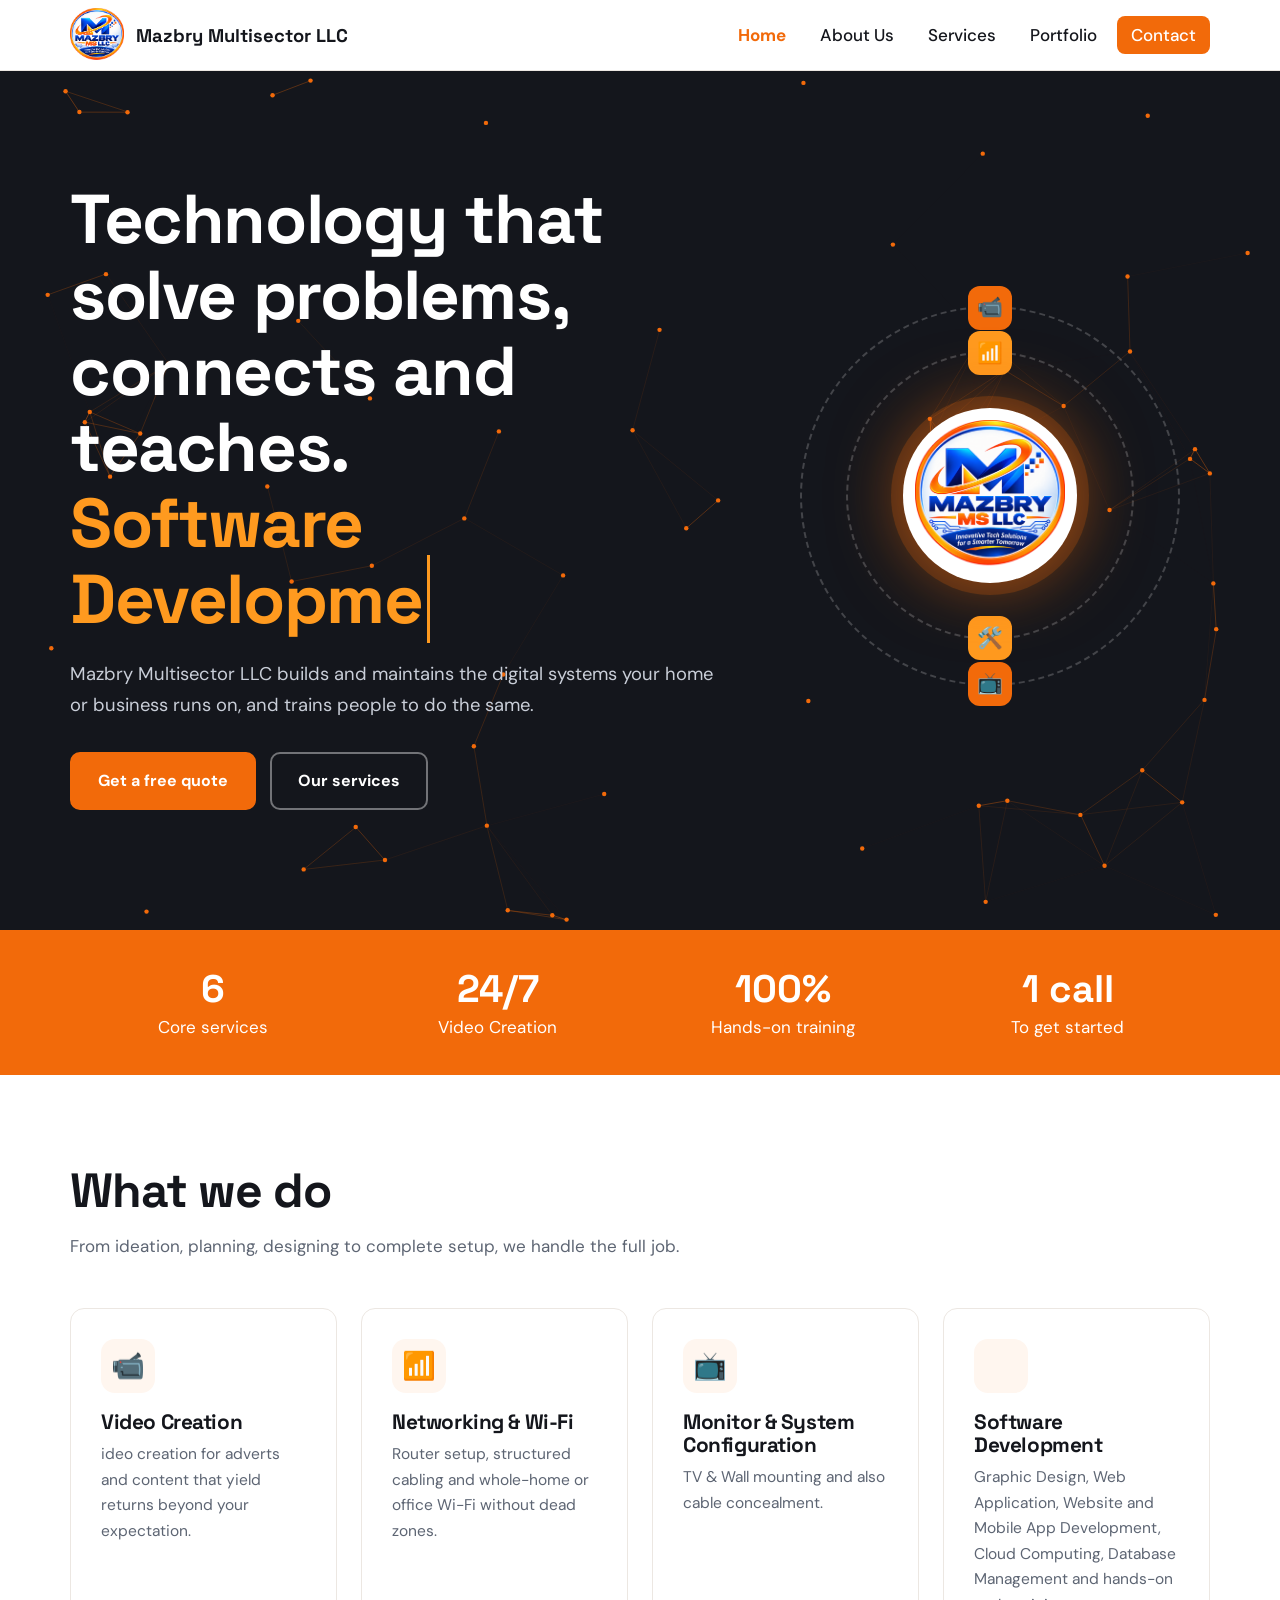
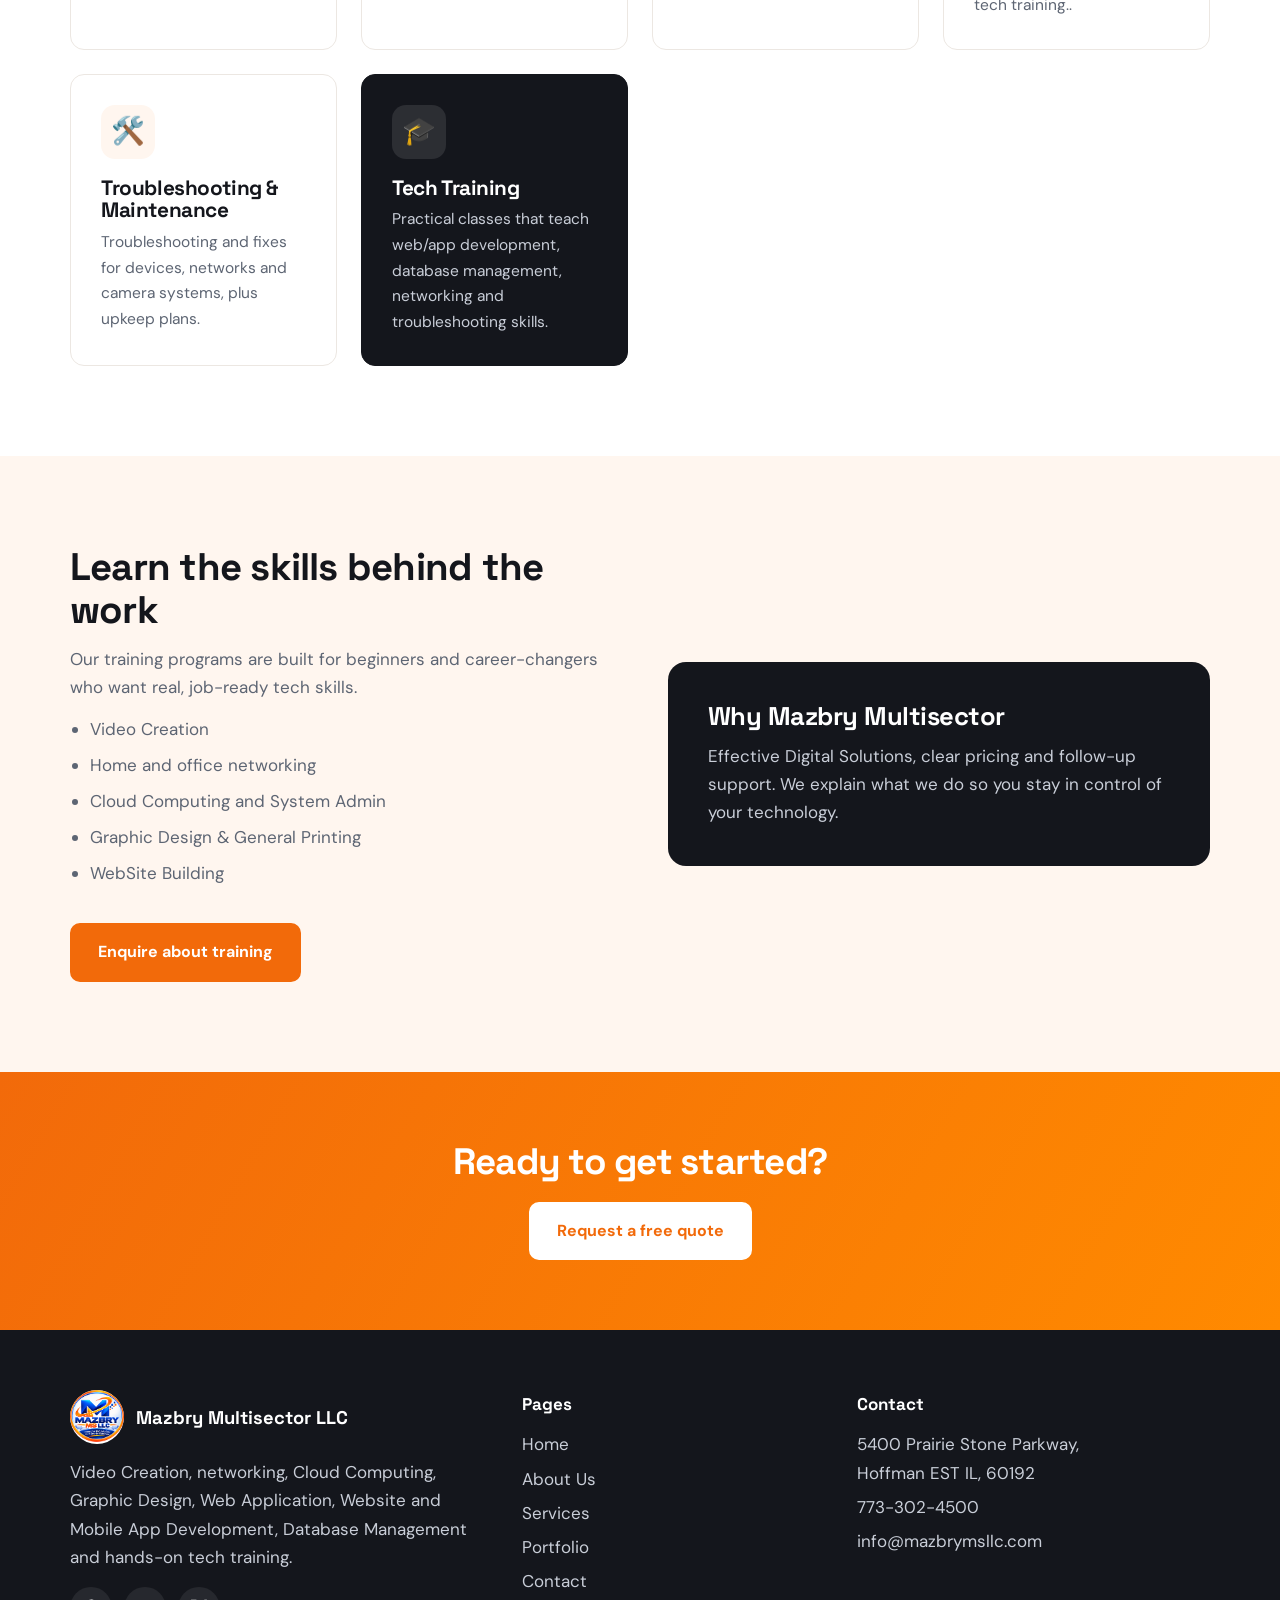
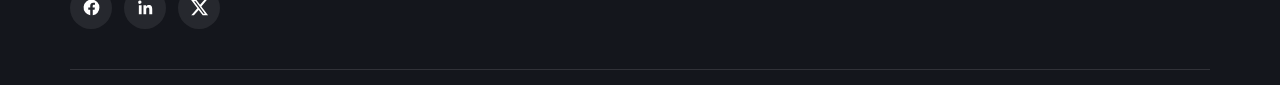
<file: index.html>
<!DOCTYPE html><html lang="en"><head><meta charset="utf-8"><meta name="viewport" content="width=device-width,initial-scale=1">
<title>Home | Mazbry Multisector LLC</title><meta name="description" content="Web/App Development, networking, Database Management and tech training."><link rel="icon" href="assets/logo.png">
<link rel="preconnect" href="https://fonts.googleapis.com"><link href="https://fonts.googleapis.com/css2?family=DM+Sans:wght@400;500;700&family=Space+Grotesk:wght@500;700&display=swap" rel="stylesheet">
<link rel="stylesheet" href="css/style.css"></head><body>
<header><div class="wrap nav"><a class="brand" href="index.html"><img src="assets/logo.png" alt="Mazbry MS LLC logo"><span>Mazbry Multisector LLC</span></a>
<nav aria-label="Main"><button class="burger" id="burger" aria-label="Toggle menu">&#9776;</button><ul id="menu"><li><a href="index.html" class="on">Home</a></li><li><a href="about.html" class="">About Us</a></li><li><a href="services.html" class="">Services</a></li><li><a href="portfolio.html" class="">Portfolio</a></li><li><a href="contact.html" class=" cta">Contact</a></li></ul></nav></div></header>
<section class="hero"><canvas id="net"></canvas><div class="wrap"><div><h1>Technology that solve problems, connects and teaches.<br><em id="type"></em></h1>
<p>Mazbry Multisector LLC builds and maintains the digital systems your home or business runs on, and trains people to do the same.</p>
<div class="btns"><a class="btn" href="contact.html">Get a free quote</a><a class="btn ghost" href="services.html">Our services</a></div></div>
<div class="orbit" aria-hidden="true"><div class="ring"><i>📹</i><i>📺</i></div><div class="ring r2"><i>📶</i><i>🛠️</i></div><div class="core"><img src="assets/logo.png" alt=""></div></div></div></section>
<div class="stats"><div class="wrap"><div><b data-n="6">0</b>Core services</div><div><b data-n="24" data-s="/7">0</b>Video Creation</div><div><b data-n="100" data-s="%">0</b>Hands-on training</div><div><b data-n="1" data-s=" call">0</b>To get started</div></div></div>
<section><div class="wrap"><div class="sec-h rv"><h2>What we do</h2><p>From ideation, planning, designing to complete setup, we handle the full job.</p></div><div class="grid"><div class="card rv"><div class="ic">📹</div><h3>Video Creation</h3><p>ideo creation for adverts and content that yield returns beyond your expectation.</p></div><div class="card rv"><div class="ic">📶</div><h3>Networking &amp; Wi-Fi</h3><p>Router setup, structured cabling and whole-home or office Wi-Fi without dead zones.</p></div><div class="card rv"><div class="ic">📺</div><h3>Monitor &amp; System Configuration</h3><p>TV & Wall mounting and also cable concealment.</p></div><div class="card rv"><div class="ic"> </div><h3>Software Development</h3><p>Graphic Design, Web Application, Website and Mobile App Development, Cloud Computing, Database Management and hands-on tech training..</p></div><div class="card rv"><div class="ic">🛠️</div><h3>Troubleshooting &amp; Maintenance</h3><p>Troubleshooting and fixes for devices, networks and camera systems, plus upkeep plans.</p></div><div class="card rv feat"><div class="ic">🎓</div><h3>Tech Training</h3><p>Practical classes that teach web/app development, database management, networking and troubleshooting skills.</p></div></div></div></section>
<section class="soft"><div class="wrap split"><div class="rv"><h2 style="font-size:2.4rem">Learn the skills behind the work</h2><p style="color:var(--mut);margin:14px 0">Our training programs are built for beginners and career-changers who want real, job-ready tech skills.</p><ul><li>Video Creation</li><li>Home and office networking</li><li>Cloud Computing and System Admin</li><li>Graphic Design & General Printing</li><li> WebSite Building</li></ul><br><a class="btn" href="contact.html">Enquire about training</a></div>
<div class="panel rv"><h3>Why Mazbry Multisector</h3><p>Effective Digital Solutions, clear pricing and follow-up support. We explain what we do so you stay in control of your technology.</p></div></div></section><div class="cta-band"><div class="wrap rv"><h2>Ready to get started?</h2><a class="btn" href="contact.html">Request a free quote</a></div></div>
<footer><div class="wrap fgrid"><div><a class="brand" href="index.html" style="color:#fff"><img src="assets/logo.png" alt="" style="background:#fff;border-radius:50%"><span>Mazbry Multisector LLC</span></a>
<p style="margin-top:14px;max-width:34ch">Video Creation, networking, Cloud Computing, Graphic Design, Web Application, Website and Mobile App Development, Database Management and hands-on tech training.</p><div class="social"><a href="https://www.facebook.com/" target="_blank" rel="noopener" aria-label="Facebook"><svg viewBox="0 0 24 24"><path d="M22 12a10 10 0 1 0-11.6 9.9v-7H7.9V12h2.5V9.8c0-2.5 1.5-3.9 3.8-3.9 1.1 0 2.2.2 2.2.2v2.5h-1.3c-1.2 0-1.6.8-1.6 1.6V12h2.8l-.4 2.9h-2.3v7A10 10 0 0 0 22 12z"/></svg></a><a href="https://www.linkedin.com/" target="_blank" rel="noopener" aria-label="LinkedIn"><svg viewBox="0 0 24 24"><path d="M20.4 20.5h-3.6v-5.6c0-1.3 0-3-1.8-3s-2.1 1.4-2.1 2.9v5.7H9.4V9h3.4v1.6c.5-.9 1.6-1.8 3.4-1.8 3.6 0 4.3 2.4 4.3 5.5v6.2zM5.3 7.4a2.1 2.1 0 1 1 0-4.1 2.1 2.1 0 0 1 0 4.1zM7.1 20.5H3.6V9h3.5v11.5z"/></svg></a><a href="https://x.com/" target="_blank" rel="noopener" aria-label="X (Twitter)"><svg viewBox="0 0 24 24"><path d="M18.2 2.3h3.3l-7.2 8.3 8.5 11.2h-6.7l-5.2-6.8-6 6.8H1.6l7.7-8.8L1.2 2.3H8l4.7 6.2 5.5-6.2zm-1.2 17.5h1.8L7 4.2H5.1L17 19.8z"/></svg></a></div></div>
<div><h4>Pages</h4><ul><li><a href="index.html">Home</a></li><li><a href="about.html">About Us</a></li><li><a href="services.html">Services</a></li><li><a href="portfolio.html">Portfolio</a></li><li><a href="contact.html">Contact</a></li></ul></div>
<div><h4>Contact</h4><ul><li>5400 Prairie Stone Parkway,<br> Hoffman EST IL, 60192</li><li><a href="tel:6306340808">773-302-4500</a></li><li><a href="mailto:info@mazbrymsllc.com">info@mazbrymsllc.com</a></li></ul></div></div>
<div class="wrap copy">&copy; 2023 Mazbry Multisector LLC. All rights reserved.<br> <p>Developed by: Parah-Vine GlobalTech.<p></div></footer><script src="js/main.js"></script></body></html>
</file>
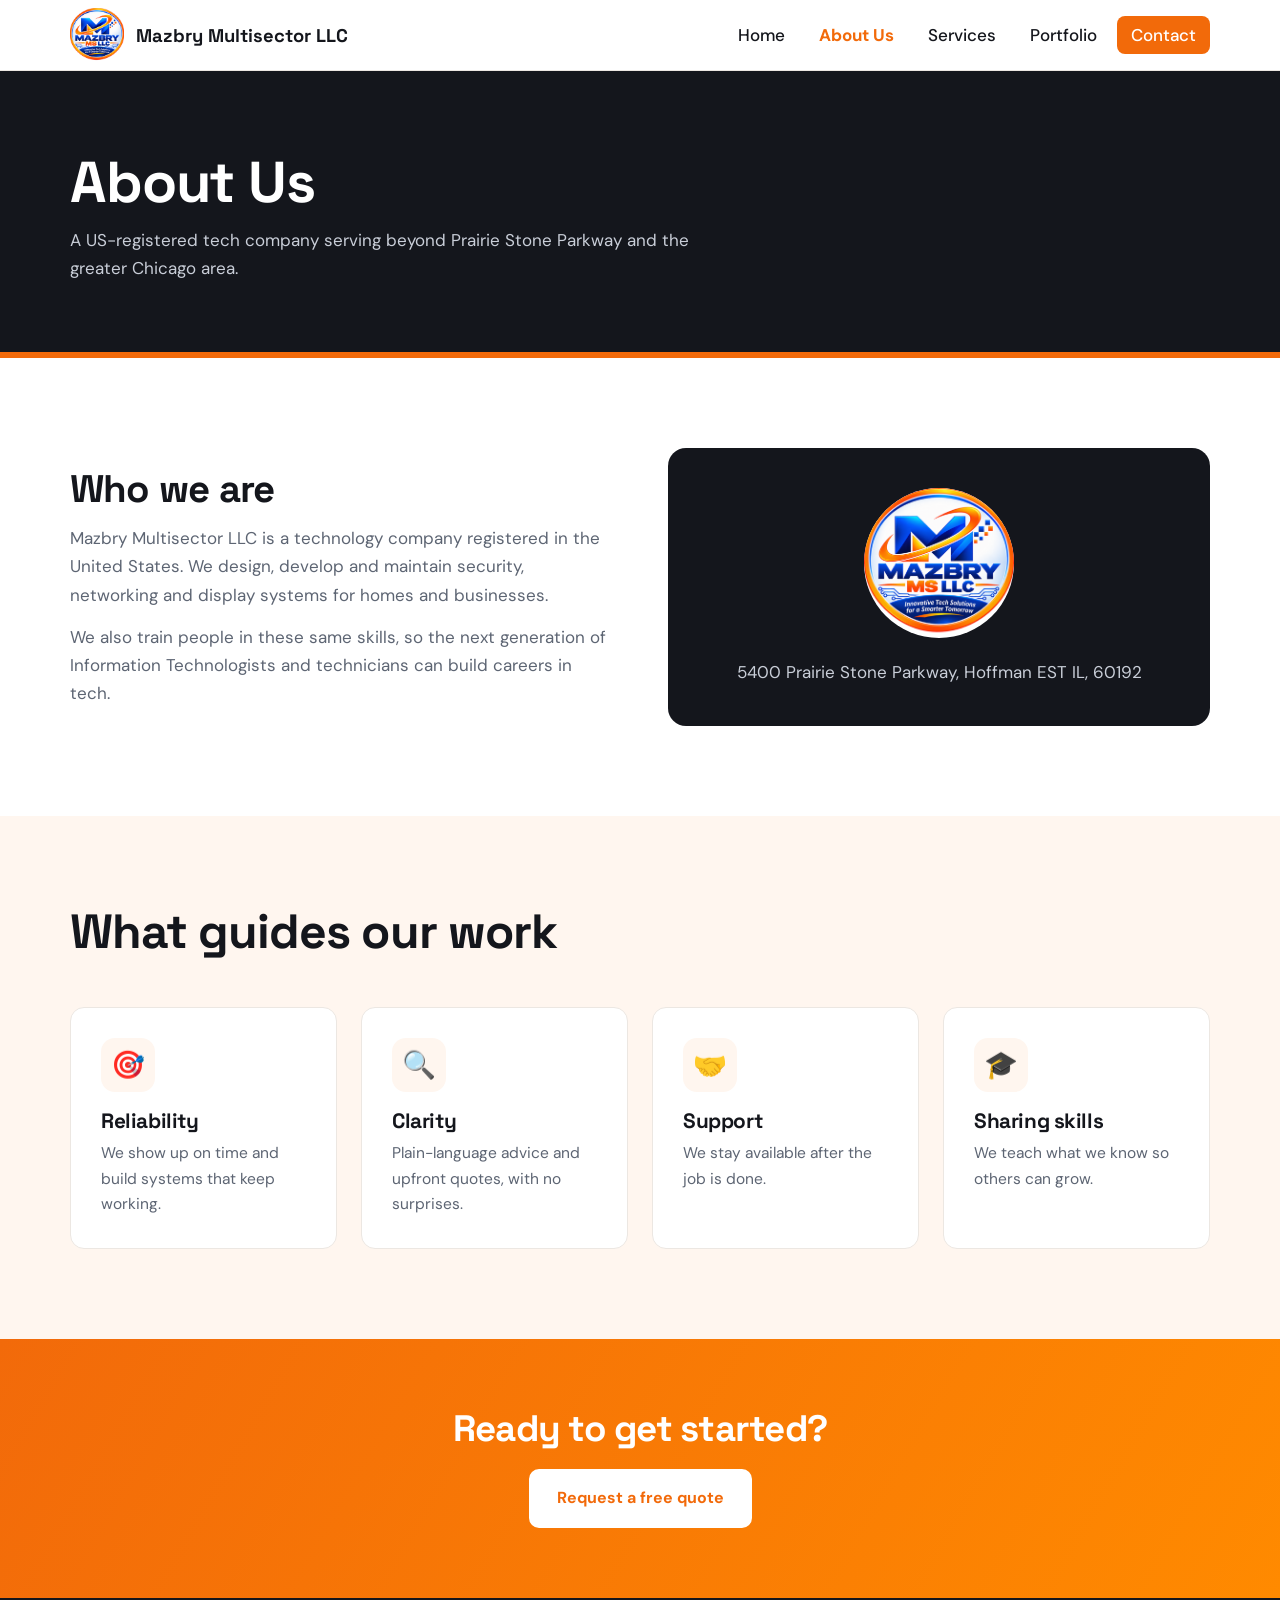
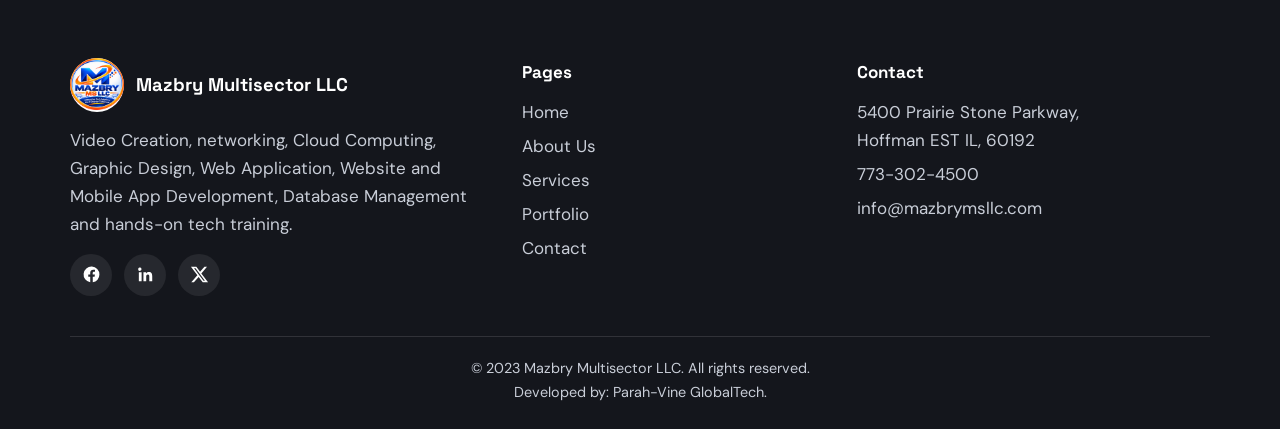
<file: about.html>
<!DOCTYPE html><html lang="en"><head><meta charset="utf-8"><meta name="viewport" content="width=device-width,initial-scale=1">
<title>About Us | Mazbry Multisector LLC</title><meta name="description" content="About Mazbry MS LLC"><link rel="icon" href="assets/logo.png">
<link rel="preconnect" href="https://fonts.googleapis.com"><link href="https://fonts.googleapis.com/css2?family=DM+Sans:wght@400;500;700&family=Space+Grotesk:wght@500;700&display=swap" rel="stylesheet">
<link rel="stylesheet" href="css/style.css"></head><body>
<header><div class="wrap nav"><a class="brand" href="index.html"><img src="assets/logo.png" alt="Mazbry Multisector LLC logo"><span>Mazbry Multisector LLC</span></a>
<nav aria-label="Main"><button class="burger" id="burger" aria-label="Toggle menu">&#9776;</button><ul id="menu"><li><a href="index.html" class="">Home</a></li><li><a href="about.html" class="on">About Us</a></li><li><a href="services.html" class="">Services</a></li><li><a href="portfolio.html" class="">Portfolio</a></li><li><a href="contact.html" class=" cta">Contact</a></li></ul></nav></div></header>
<div class="page-h"><div class="wrap"><h1>About Us</h1><p>A US-registered tech company serving beyond Prairie Stone Parkway and the greater Chicago area.</p></div></div><section><div class="wrap split"><div class="rv"><h2 style="font-size:2.4rem">Who we are</h2><p style="color:var(--mut);margin:14px 0">Mazbry Multisector LLC is a technology company registered in the United States. We design, develop and maintain security, networking and display systems for homes and businesses.</p><p style="color:var(--mut)">We also train people in these same skills, so the next generation of Information Technologists and technicians can build careers in tech.</p></div><div class="panel rv"><img src="assets/logo.png" alt="Logo" style="background:#fff;border-radius:50%;width:150px;display:block;margin:0 auto 20px"><p style="text-align:center">5400 Prairie Stone Parkway, Hoffman EST IL, 60192</p></div></div></section>
<section class="soft"><div class="wrap"><div class="sec-h rv"><h2>What guides our work</h2></div><div class="grid"><div class="card rv"><div class="ic">🎯</div><h3>Reliability</h3><p>We show up on time and build systems that keep working.</p></div><div class="card rv"><div class="ic">🔍</div><h3>Clarity</h3><p>Plain-language advice and upfront quotes, with no surprises.</p></div><div class="card rv"><div class="ic">🤝</div><h3>Support</h3><p>We stay available after the job is done.</p></div><div class="card rv"><div class="ic">🎓</div><h3>Sharing skills</h3><p>We teach what we know so others can grow.</p></div></div></div></section><div class="cta-band"><div class="wrap rv"><h2>Ready to get started?</h2><a class="btn" href="contact.html">Request a free quote</a></div></div>
<footer><div class="wrap fgrid"><div><a class="brand" href="index.html" style="color:#fff"><img src="assets/logo.png" alt="" style="background:#fff;border-radius:50%"><span>Mazbry Multisector LLC</span></a>
<p style="margin-top:14px;max-width:34ch"> Video Creation, networking, Cloud Computing, Graphic Design, Web Application, Website and Mobile App Development, Database Management and hands-on tech training.</p><div class="social"><a href="https://www.facebook.com/" target="_blank" rel="noopener" aria-label="Facebook"><svg viewBox="0 0 24 24"><path d="M22 12a10 10 0 1 0-11.6 9.9v-7H7.9V12h2.5V9.8c0-2.5 1.5-3.9 3.8-3.9 1.1 0 2.2.2 2.2.2v2.5h-1.3c-1.2 0-1.6.8-1.6 1.6V12h2.8l-.4 2.9h-2.3v7A10 10 0 0 0 22 12z"/></svg></a><a href="https://www.linkedin.com/" target="_blank" rel="noopener" aria-label="LinkedIn"><svg viewBox="0 0 24 24"><path d="M20.4 20.5h-3.6v-5.6c0-1.3 0-3-1.8-3s-2.1 1.4-2.1 2.9v5.7H9.4V9h3.4v1.6c.5-.9 1.6-1.8 3.4-1.8 3.6 0 4.3 2.4 4.3 5.5v6.2zM5.3 7.4a2.1 2.1 0 1 1 0-4.1 2.1 2.1 0 0 1 0 4.1zM7.1 20.5H3.6V9h3.5v11.5z"/></svg></a><a href="https://x.com/" target="_blank" rel="noopener" aria-label="X (Twitter)"><svg viewBox="0 0 24 24"><path d="M18.2 2.3h3.3l-7.2 8.3 8.5 11.2h-6.7l-5.2-6.8-6 6.8H1.6l7.7-8.8L1.2 2.3H8l4.7 6.2 5.5-6.2zm-1.2 17.5h1.8L7 4.2H5.1L17 19.8z"/></svg></a></div></div>
<div><h4>Pages</h4><ul><li><a href="index.html">Home</a></li><li><a href="about.html">About Us</a></li><li><a href="services.html">Services</a></li><li><a href="portfolio.html">Portfolio</a></li><li><a href="contact.html">Contact</a></li></ul></div>
<div><h4>Contact</h4><ul><li>5400 Prairie Stone Parkway,<br> Hoffman EST IL, 60192</li><li><a href="tel:6306340808">773-302-4500</a></li><li><a href="mailto:info@mazbrymsllc.com">info@mazbrymsllc.com</a></li></ul></div></div>
<div class="wrap copy">&copy; 2023 Mazbry Multisector LLC. All rights reserved.<br> <p>Developed by: Parah-Vine GlobalTech.<p></div></footer><script src="js/main.js"></script></body></html>
</file>
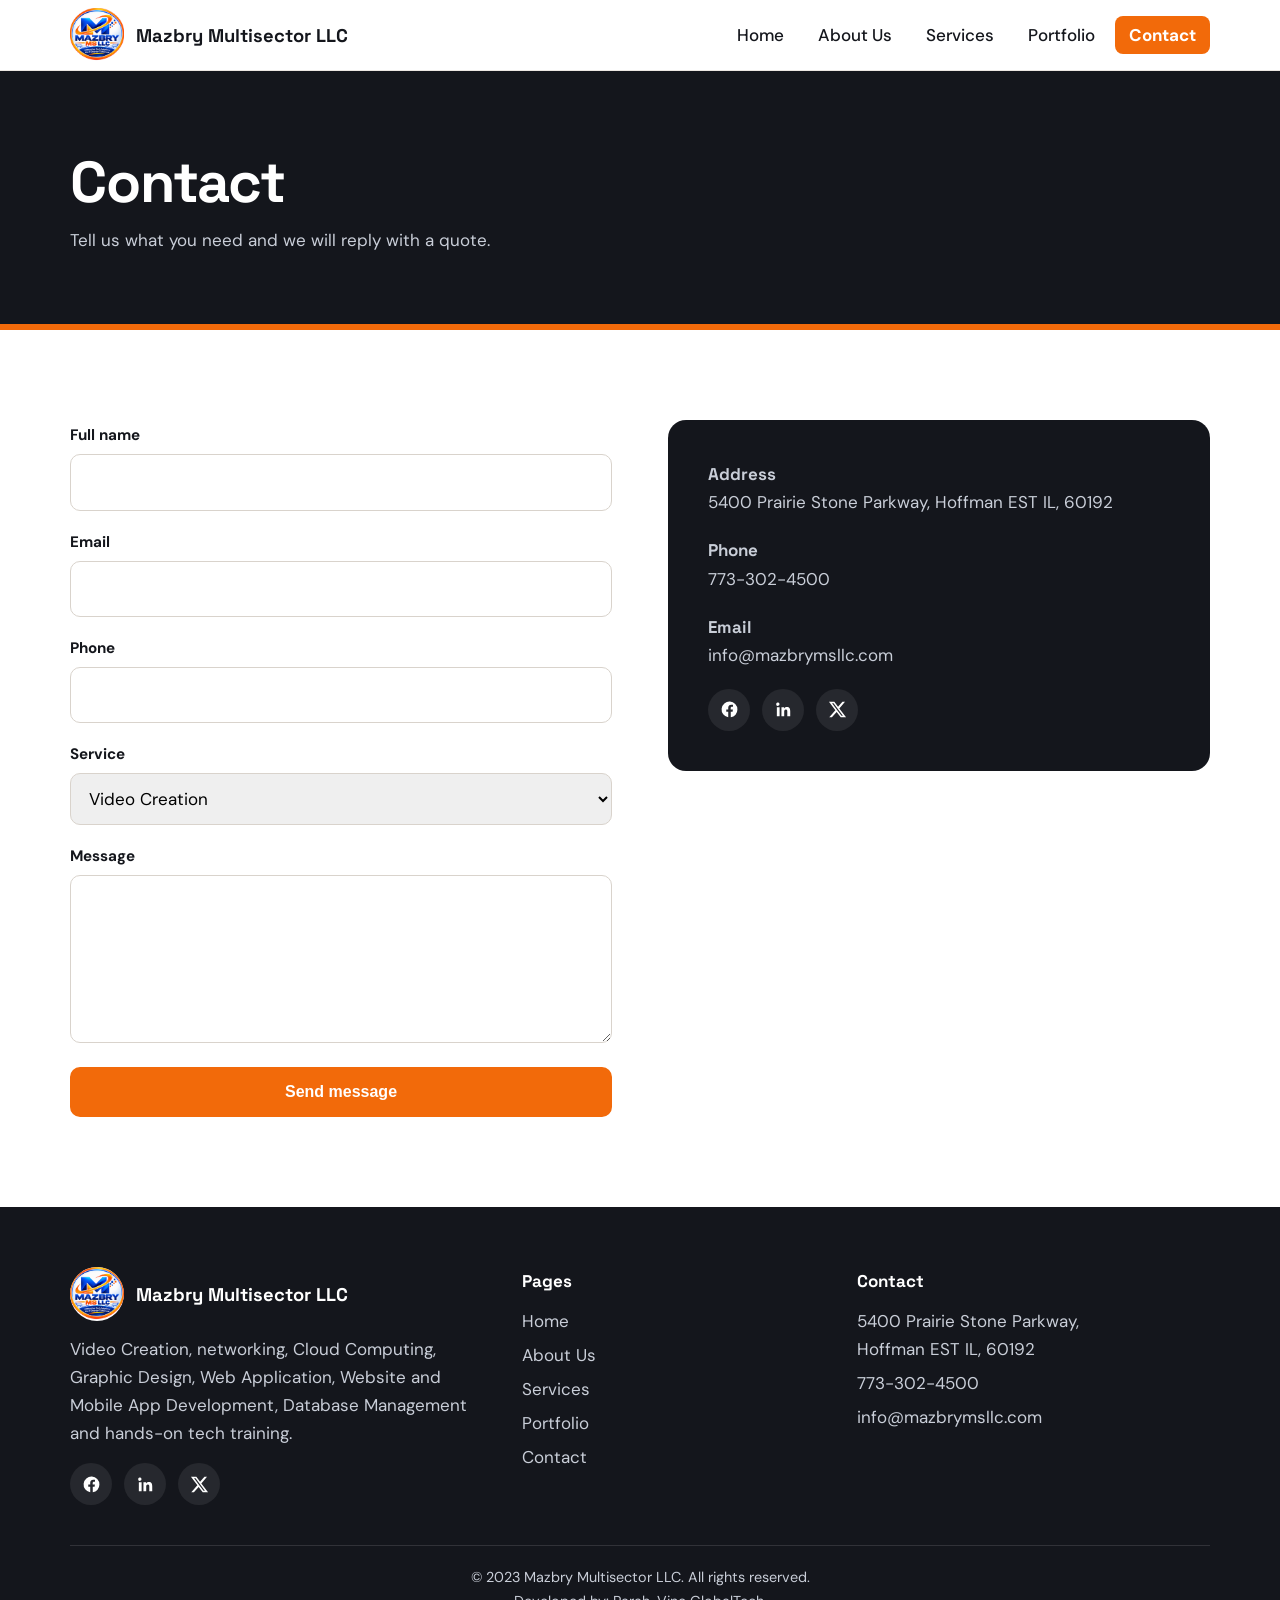
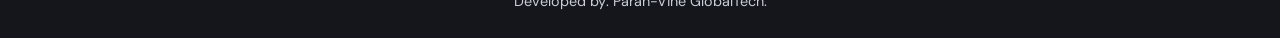
<file: contact.html>
<!DOCTYPE html><html lang="en"><head><meta charset="utf-8"><meta name="viewport" content="width=device-width,initial-scale=1">
<title>Contact | Mazbry Multisector LLC</title><meta name="description" content="Contact Mazbry Multisector LLC"><link rel="icon" href="assets/logo.png">
<link rel="preconnect" href="https://fonts.googleapis.com"><link href="https://fonts.googleapis.com/css2?family=DM+Sans:wght@400;500;700&family=Space+Grotesk:wght@500;700&display=swap" rel="stylesheet">
<link rel="stylesheet" href="css/style.css"></head><body>
<header><div class="wrap nav"><a class="brand" href="index.html"><img src="assets/logo.png" alt="Mazbry Multisector LLC logo"><span>Mazbry Multisector LLC</span></a>
<nav aria-label="Main"><button class="burger" id="burger" aria-label="Toggle menu">&#9776;</button><ul id="menu"><li><a href="index.html" class="">Home</a></li><li><a href="about.html" class="">About Us</a></li><li><a href="services.html" class="">Services</a></li><li><a href="portfolio.html" class="">Portfolio</a></li><li><a href="contact.html" class="on cta">Contact</a></li></ul></nav></div></header>
<div class="page-h"><div class="wrap"><h1>Contact</h1><p>Tell us what you need and we will reply with a quote.</p></div></div><section><div class="wrap split" style="align-items:start"><form id="cform"><div><label for="n">Full name</label><input id="n" name="name" required></div><div><label for="e">Email</label><input id="e" name="email" type="email" required></div><div><label for="p">Phone</label><input id="p" name="phone" type="tel"></div>
<div><label for="s">Service</label><select id="s" name="service"><option>Video Creation</option><option>Networking &amp; Wi-Fi</option><option>Computer Monitor / TV &amp; display mounting</option><option>Web Application Development</option><option>Graphic Design and Printing</option><option>Website and Mobile App Development</option><option>Tech training</option><option>IT Consultation</option></select></div>
<div><label for="m">Message</label><textarea id="m" name="msg" rows="5" required></textarea></div><button class="btn" type="submit">Send message</button><div class="toast" id="ok">Your email app should open with the message ready to send.</div></form>
<div class="info"><div class="panel"><p><b>Address</b>5400 Prairie Stone Parkway, Hoffman EST IL, 60192</p><p><b>Phone</b><a href="tel:7733024500">773-302-4500</a></p><p><b>Email</b><a href="mailto:info@mazbrymsllc.com">info@mazbrymsllc.com</a></p><div class="social"><a href="https://www.facebook.com/" target="_blank" rel="noopener" aria-label="Facebook"><svg viewBox="0 0 24 24"><path d="M22 12a10 10 0 1 0-11.6 9.9v-7H7.9V12h2.5V9.8c0-2.5 1.5-3.9 3.8-3.9 1.1 0 2.2.2 2.2.2v2.5h-1.3c-1.2 0-1.6.8-1.6 1.6V12h2.8l-.4 2.9h-2.3v7A10 10 0 0 0 22 12z"/></svg></a><a href="https://www.linkedin.com/" target="_blank" rel="noopener" aria-label="LinkedIn"><svg viewBox="0 0 24 24"><path d="M20.4 20.5h-3.6v-5.6c0-1.3 0-3-1.8-3s-2.1 1.4-2.1 2.9v5.7H9.4V9h3.4v1.6c.5-.9 1.6-1.8 3.4-1.8 3.6 0 4.3 2.4 4.3 5.5v6.2zM5.3 7.4a2.1 2.1 0 1 1 0-4.1 2.1 2.1 0 0 1 0 4.1zM7.1 20.5H3.6V9h3.5v11.5z"/></svg></a><a href="https://x.com/" target="_blank" rel="noopener" aria-label="X (Twitter)"><svg viewBox="0 0 24 24"><path d="M18.2 2.3h3.3l-7.2 8.3 8.5 11.2h-6.7l-5.2-6.8-6 6.8H1.6l7.7-8.8L1.2 2.3H8l4.7 6.2 5.5-6.2zm-1.2 17.5h1.8L7 4.2H5.1L17 19.8z"/></svg></a></div></div>
<iframe title="Map" style="width:100%;height:240px;border:0;border-radius:14px;margin-top:20px" loading="lazy" src="https://www.google.com/maps?q=7482+Filmore+Ave,+Hanover+Park,+IL+60133&output=embed"></iframe></div></div></section>
<footer><div class="wrap fgrid"><div><a class="brand" href="index.html" style="color:#fff"><img src="assets/logo.png" alt="" style="background:#fff;border-radius:50%"><span>Mazbry Multisector LLC</span></a>
<p style="margin-top:14px;max-width:34ch">Video Creation, networking, Cloud Computing, Graphic Design, Web Application, Website and Mobile App Development, Database Management and hands-on tech training.</p><div class="social"><a href="https://www.facebook.com/" target="_blank" rel="noopener" aria-label="Facebook"><svg viewBox="0 0 24 24"><path d="M22 12a10 10 0 1 0-11.6 9.9v-7H7.9V12h2.5V9.8c0-2.5 1.5-3.9 3.8-3.9 1.1 0 2.2.2 2.2.2v2.5h-1.3c-1.2 0-1.6.8-1.6 1.6V12h2.8l-.4 2.9h-2.3v7A10 10 0 0 0 22 12z"/></svg></a><a href="https://www.linkedin.com/" target="_blank" rel="noopener" aria-label="LinkedIn"><svg viewBox="0 0 24 24"><path d="M20.4 20.5h-3.6v-5.6c0-1.3 0-3-1.8-3s-2.1 1.4-2.1 2.9v5.7H9.4V9h3.4v1.6c.5-.9 1.6-1.8 3.4-1.8 3.6 0 4.3 2.4 4.3 5.5v6.2zM5.3 7.4a2.1 2.1 0 1 1 0-4.1 2.1 2.1 0 0 1 0 4.1zM7.1 20.5H3.6V9h3.5v11.5z"/></svg></a><a href="https://x.com/" target="_blank" rel="noopener" aria-label="X (Twitter)"><svg viewBox="0 0 24 24"><path d="M18.2 2.3h3.3l-7.2 8.3 8.5 11.2h-6.7l-5.2-6.8-6 6.8H1.6l7.7-8.8L1.2 2.3H8l4.7 6.2 5.5-6.2zm-1.2 17.5h1.8L7 4.2H5.1L17 19.8z"/></svg></a></div></div>
<div><h4>Pages</h4><ul><li><a href="index.html">Home</a></li><li><a href="about.html">About Us</a></li><li><a href="services.html">Services</a></li><li><a href="portfolio.html">Portfolio</a></li><li><a href="contact.html">Contact</a></li></ul></div>
<div><h4>Contact</h4><ul><li>5400 Prairie Stone Parkway,<br> Hoffman EST IL, 60192</li><li><a href="tel:6306340808">773-302-4500</a></li><li><a href="mailto:info@mazbrymsllc.com">info@mazbrymsllc.com</a></li></ul></div></div>
<div class="wrap copy">&copy; 2023 Mazbry Multisector LLC. All rights reserved.<br> <p>Developed by: Parah-Vine GlobalTech.<p></div></footer><script src="js/main.js"></script></body></html>
</file>
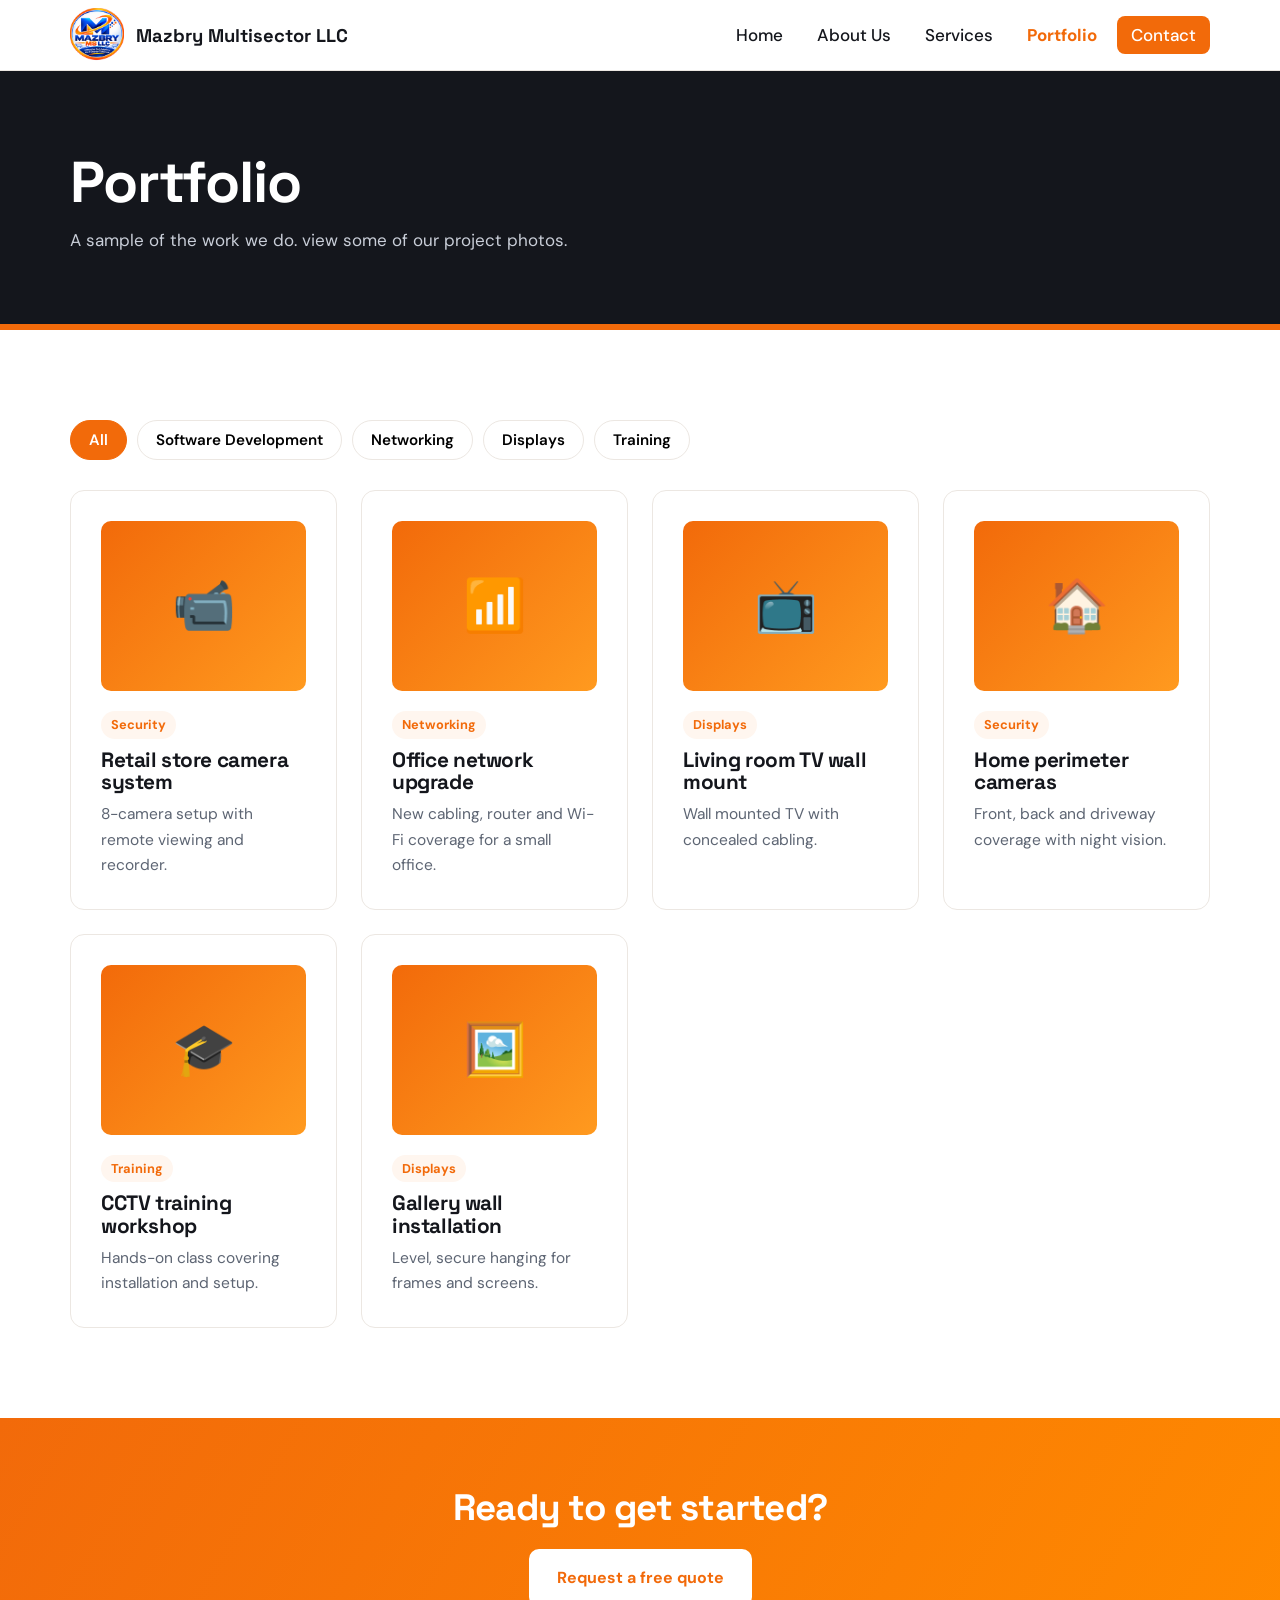
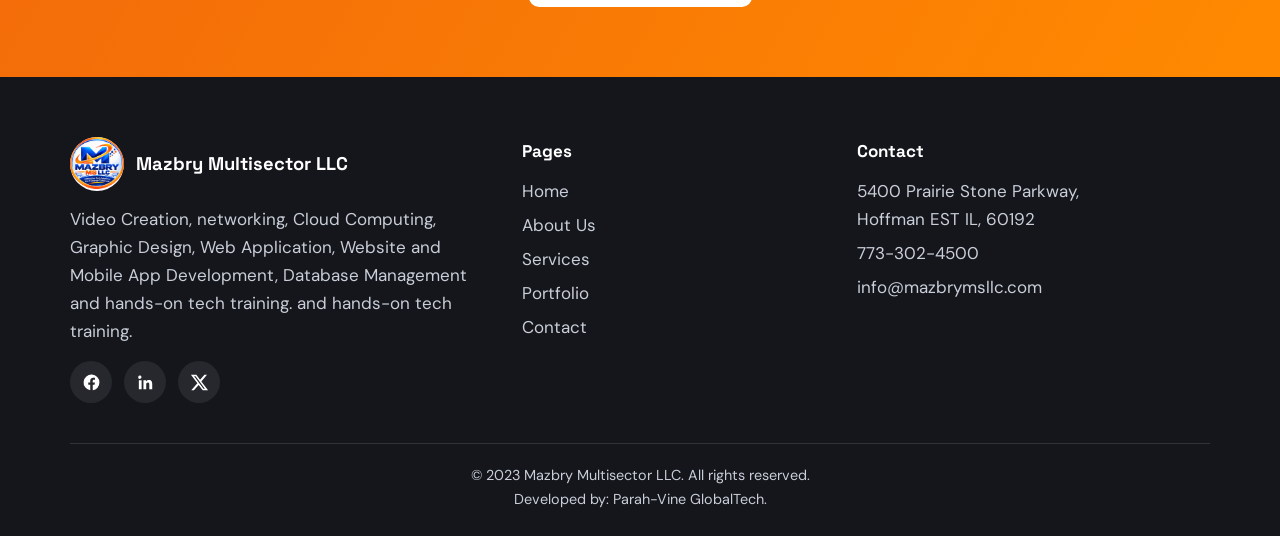
<file: portfolio.html>
<!DOCTYPE html><html lang="en"><head><meta charset="utf-8"><meta name="viewport" content="width=device-width,initial-scale=1">
<title>Portfolio | Mazbry Multisector LLC</title><meta name="description" content="Our work"><link rel="icon" href="assets/logo.png">
<link rel="preconnect" href="https://fonts.googleapis.com"><link href="https://fonts.googleapis.com/css2?family=DM+Sans:wght@400;500;700&family=Space+Grotesk:wght@500;700&display=swap" rel="stylesheet">
<link rel="stylesheet" href="css/style.css"></head><body>
<header><div class="wrap nav"><a class="brand" href="index.html"><img src="assets/logo.png" alt="Mazbry Multisector LLC logo"><span>Mazbry Multisector LLC</span></a>
<nav aria-label="Main"><button class="burger" id="burger" aria-label="Toggle menu">&#9776;</button><ul id="menu"><li><a href="index.html" class="">Home</a></li><li><a href="about.html" class="">About Us</a></li><li><a href="services.html" class="">Services</a></li><li><a href="portfolio.html" class="on">Portfolio</a></li><li><a href="contact.html" class=" cta">Contact</a></li></ul></nav></div></header>
<div class="page-h"><div class="wrap"><h1>Portfolio</h1><p>A sample of the work we do. view some of our project photos.</p></div></div><section><div class="wrap"><div class="filters"><button class="on" data-f="all">All</button><button class="" data-f="security">Software Development</button><button class="" data-f="network">Networking</button><button class="" data-f="display">Displays</button><button class="" data-f="training">Training</button></div><div class="grid"><div class="card" data-cat="security"><div class="thumb">📹</div><span class="tag">Security</span><h3>Retail store camera system</h3><p>8-camera setup with remote viewing and recorder.</p></div><div class="card" data-cat="network"><div class="thumb">📶</div><span class="tag">Networking</span><h3>Office network upgrade</h3><p>New cabling, router and Wi-Fi coverage for a small office.</p></div><div class="card" data-cat="display"><div class="thumb">📺</div><span class="tag">Displays</span><h3>Living room TV wall mount</h3><p>Wall mounted TV with concealed cabling.</p></div><div class="card" data-cat="security"><div class="thumb">🏠</div><span class="tag">Security</span><h3>Home perimeter cameras</h3><p>Front, back and driveway coverage with night vision.</p></div><div class="card" data-cat="training"><div class="thumb">🎓</div><span class="tag">Training</span><h3>CCTV training workshop</h3><p>Hands-on class covering installation and setup.</p></div><div class="card" data-cat="display"><div class="thumb">🖼️</div><span class="tag">Displays</span><h3>Gallery wall installation</h3><p>Level, secure hanging for frames and screens.</p></div></div></div></section><div class="cta-band"><div class="wrap rv"><h2>Ready to get started?</h2><a class="btn" href="contact.html">Request a free quote</a></div></div>
<footer><div class="wrap fgrid"><div><a class="brand" href="index.html" style="color:#fff"><img src="assets/logo.png" alt="" style="background:#fff;border-radius:50%"><span>Mazbry Multisector LLC</span></a>
<p style="margin-top:14px;max-width:34ch">Video Creation, networking, Cloud Computing, Graphic Design, Web Application, Website and Mobile App Development, Database Management and hands-on tech training. and hands-on tech training.</p><div class="social"><a href="https://www.facebook.com/" target="_blank" rel="noopener" aria-label="Facebook"><svg viewBox="0 0 24 24"><path d="M22 12a10 10 0 1 0-11.6 9.9v-7H7.9V12h2.5V9.8c0-2.5 1.5-3.9 3.8-3.9 1.1 0 2.2.2 2.2.2v2.5h-1.3c-1.2 0-1.6.8-1.6 1.6V12h2.8l-.4 2.9h-2.3v7A10 10 0 0 0 22 12z"/></svg></a><a href="https://www.linkedin.com/" target="_blank" rel="noopener" aria-label="LinkedIn"><svg viewBox="0 0 24 24"><path d="M20.4 20.5h-3.6v-5.6c0-1.3 0-3-1.8-3s-2.1 1.4-2.1 2.9v5.7H9.4V9h3.4v1.6c.5-.9 1.6-1.8 3.4-1.8 3.6 0 4.3 2.4 4.3 5.5v6.2zM5.3 7.4a2.1 2.1 0 1 1 0-4.1 2.1 2.1 0 0 1 0 4.1zM7.1 20.5H3.6V9h3.5v11.5z"/></svg></a><a href="https://x.com/" target="_blank" rel="noopener" aria-label="X (Twitter)"><svg viewBox="0 0 24 24"><path d="M18.2 2.3h3.3l-7.2 8.3 8.5 11.2h-6.7l-5.2-6.8-6 6.8H1.6l7.7-8.8L1.2 2.3H8l4.7 6.2 5.5-6.2zm-1.2 17.5h1.8L7 4.2H5.1L17 19.8z"/></svg></a></div></div>
<div><h4>Pages</h4><ul><li><a href="index.html">Home</a></li><li><a href="about.html">About Us</a></li><li><a href="services.html">Services</a></li><li><a href="portfolio.html">Portfolio</a></li><li><a href="contact.html">Contact</a></li></ul></div>
<div><h4>Contact</h4><ul><li>5400 Prairie Stone Parkway,<br> Hoffman EST IL, 60192</li><li><a href="tel:6306340808">773-302-4500</a></li><li><a href="mailto:info@mazbrymsllc.com">info@mazbrymsllc.com</a></li></ul></div></div>
<div class="wrap copy">&copy; 2023 Mazbry Multisector LLC. All rights reserved.<br> <p>Developed by: Parah-Vine GlobalTech.<p></div></footer><script src="js/main.js"></script></body></html>
</file>
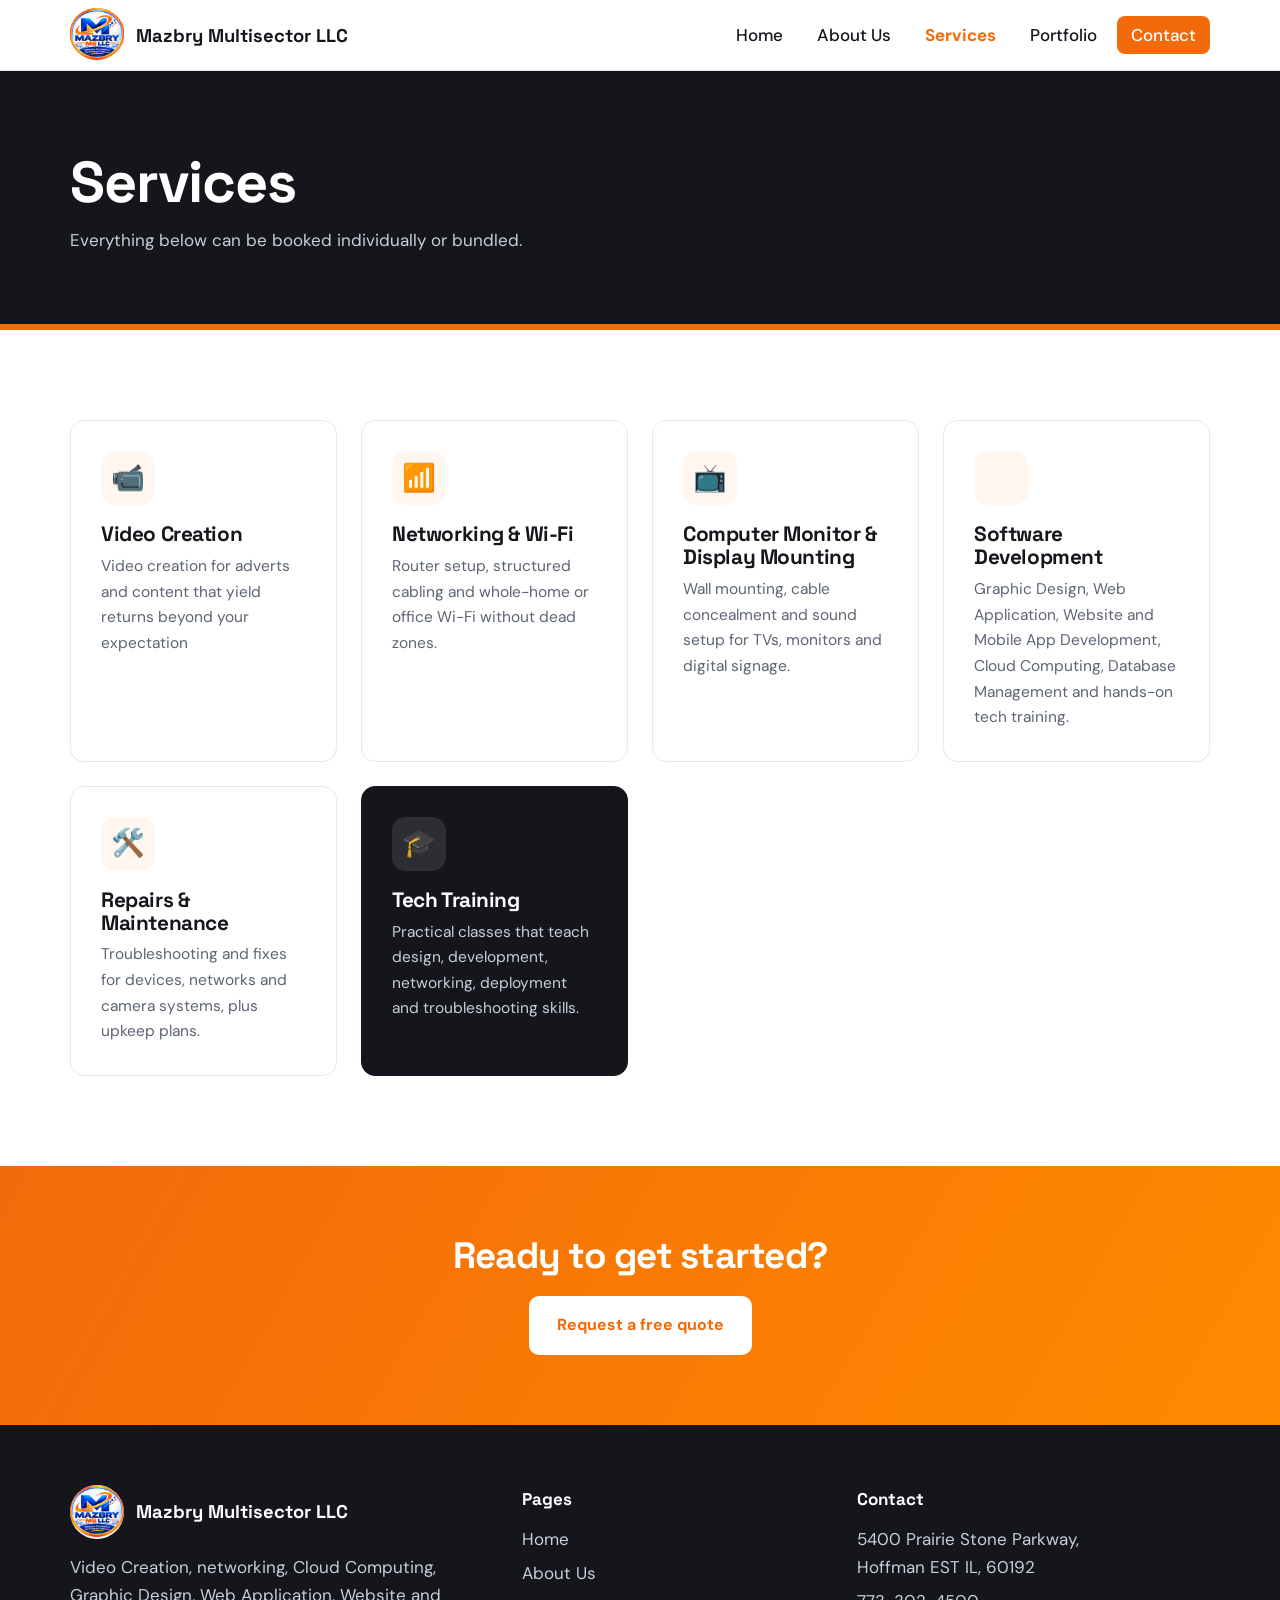
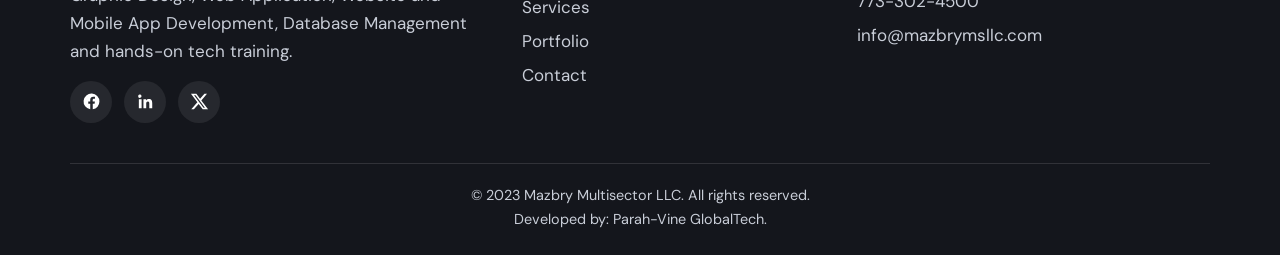
<file: services.html>
<!DOCTYPE html><html lang="en"><head><meta charset="utf-8"><meta name="viewport" content="width=device-width,initial-scale=1">
<title>Services | Mazbry Multisector LLC</title><meta name="description" content="Our services"><link rel="icon" href="assets/logo.png">
<link rel="preconnect" href="https://fonts.googleapis.com"><link href="https://fonts.googleapis.com/css2?family=DM+Sans:wght@400;500;700&family=Space+Grotesk:wght@500;700&display=swap" rel="stylesheet">
<link rel="stylesheet" href="css/style.css"></head><body>
<header><div class="wrap nav"><a class="brand" href="index.html"><img src="assets/logo.png" alt="Mazbry Multisector LLC logo"><span>Mazbry Multisector LLC</span></a>
<nav aria-label="Main"><button class="burger" id="burger" aria-label="Toggle menu">&#9776;</button><ul id="menu"><li><a href="index.html" class="">Home</a></li><li><a href="about.html" class="">About Us</a></li><li><a href="services.html" class="on">Services</a></li><li><a href="portfolio.html" class="">Portfolio</a></li><li><a href="contact.html" class=" cta">Contact</a></li></ul></nav></div></header>
<div class="page-h"><div class="wrap"><h1>Services</h1><p>Everything below can be booked individually or bundled.</p></div></div><section><div class="wrap"><div class="grid"><div class="card rv"><div class="ic">📹</div><h3>Video Creation</h3><p>Video creation for adverts and content that yield returns beyond your expectation</p></div><div class="card rv"><div class="ic">📶</div><h3>Networking &amp; Wi-Fi</h3><p>Router setup, structured cabling and whole-home or office Wi-Fi without dead zones.</p></div><div class="card rv"><div class="ic">📺</div><h3>Computer Monitor &amp; Display Mounting</h3><p>Wall mounting, cable concealment and sound setup for TVs, monitors and digital signage.</p></div><div class="card rv"><div class="ic"> </div><h3>Software Development</h3><p>Graphic Design, Web Application, Website and Mobile App Development, Cloud Computing, Database Management and hands-on tech training.</p></div><div class="card rv"><div class="ic">🛠️</div><h3>Repairs &amp; Maintenance</h3><p>Troubleshooting and fixes for devices, networks and camera systems, plus upkeep plans.</p></div><div class="card rv feat"><div class="ic">🎓</div><h3>Tech Training</h3><p>Practical classes that teach design, development, networking, deployment and troubleshooting skills.</p></div></div></div></section><div class="cta-band"><div class="wrap rv"><h2>Ready to get started?</h2><a class="btn" href="contact.html">Request a free quote</a></div></div>
<footer><div class="wrap fgrid"><div><a class="brand" href="index.html" style="color:#fff"><img src="assets/logo.png" alt="" style="background:#fff;border-radius:50%"><span>Mazbry Multisector LLC</span></a>
<p style="margin-top:14px;max-width:34ch"> Video Creation, networking, Cloud Computing, Graphic Design, Web Application, Website and Mobile App Development, Database Management and hands-on tech training.</p><div class="social"><a href="https://www.facebook.com/" target="_blank" rel="noopener" aria-label="Facebook"><svg viewBox="0 0 24 24"><path d="M22 12a10 10 0 1 0-11.6 9.9v-7H7.9V12h2.5V9.8c0-2.5 1.5-3.9 3.8-3.9 1.1 0 2.2.2 2.2.2v2.5h-1.3c-1.2 0-1.6.8-1.6 1.6V12h2.8l-.4 2.9h-2.3v7A10 10 0 0 0 22 12z"/></svg></a><a href="https://www.linkedin.com/" target="_blank" rel="noopener" aria-label="LinkedIn"><svg viewBox="0 0 24 24"><path d="M20.4 20.5h-3.6v-5.6c0-1.3 0-3-1.8-3s-2.1 1.4-2.1 2.9v5.7H9.4V9h3.4v1.6c.5-.9 1.6-1.8 3.4-1.8 3.6 0 4.3 2.4 4.3 5.5v6.2zM5.3 7.4a2.1 2.1 0 1 1 0-4.1 2.1 2.1 0 0 1 0 4.1zM7.1 20.5H3.6V9h3.5v11.5z"/></svg></a><a href="https://x.com/" target="_blank" rel="noopener" aria-label="X (Twitter)"><svg viewBox="0 0 24 24"><path d="M18.2 2.3h3.3l-7.2 8.3 8.5 11.2h-6.7l-5.2-6.8-6 6.8H1.6l7.7-8.8L1.2 2.3H8l4.7 6.2 5.5-6.2zm-1.2 17.5h1.8L7 4.2H5.1L17 19.8z"/></svg></a></div></div>
<div><h4>Pages</h4><ul><li><a href="index.html">Home</a></li><li><a href="about.html">About Us</a></li><li><a href="services.html">Services</a></li><li><a href="portfolio.html">Portfolio</a></li><li><a href="contact.html">Contact</a></li></ul></div>
<div><h4>Contact</h4><ul><li>5400 Prairie Stone Parkway,<br> Hoffman EST IL, 60192</li><li><a href="tel:6306340808">773-302-4500</a></li><li><a href="mailto:info@mazbrymsllc.com">info@mazbrymsllc.com</a></li></ul></div></div>
<div class="wrap copy">&copy; 2023 Mazbry Multisector LLC. All rights reserved.<br> <p>Developed by: Parah-Vine GlobalTech.<p></div></footer><script src="js/main.js"></script></body></html>
</file>
<file: css/style.css>
:root{--o:#f26a0a;--o2:#ff9a1f;--ink:#14161c;--ink2:#1e222b;--mut:#5d6573;--bg:#fff;--soft:#fff6ef;--line:#ece7e2}
*{box-sizing:border-box;margin:0}html{scroll-behavior:smooth}
body{font:400 17px/1.65 'DM Sans',system-ui,sans-serif;color:var(--ink);background:var(--bg)}
h1,h2,h3{font-family:'Space Grotesk',sans-serif;line-height:1.1;letter-spacing:-.02em}
a{color:inherit;text-decoration:none}img{max-width:100%}
:focus-visible{outline:3px solid var(--o);outline-offset:3px}
.wrap{width:min(1140px,92%);margin:auto}
header{position:sticky;top:0;z-index:50;background:rgba(255,255,255,.94);backdrop-filter:blur(8px);border-bottom:1px solid var(--line)}
.nav{display:flex;align-items:center;justify-content:space-between;padding:8px 0}
.brand{display:flex;align-items:center;gap:12px;font:700 1.15rem 'Space Grotesk'}
.brand img{height:54px;width:54px}
nav ul{display:flex;gap:6px;list-style:none;padding:0}
nav a{padding:8px 14px;border-radius:8px;font-weight:500}
nav a:hover{background:var(--soft)}nav a.on{color:var(--o);font-weight:700}
nav a.cta{background:var(--o);color:#fff}nav a.cta:hover{background:#d85a00}
.burger{display:none;background:none;border:0;font-size:1.8rem;cursor:pointer}
.btn{display:inline-block;padding:14px 26px;border-radius:10px;font-weight:700;border:2px solid var(--o);background:var(--o);color:#fff;cursor:pointer;font-size:1rem;transition:transform .2s,background .2s}
.btn:hover{transform:translateY(-3px);background:#d85a00}
.btn.ghost{background:transparent;color:#fff;border-color:#ffffff66}.btn.ghost:hover{background:#ffffff1a}
.hero{position:relative;background:var(--ink);color:#fff;overflow:hidden;padding:110px 0 120px}
#net{position:absolute;inset:0;width:100%;height:100%}
.hero .wrap{position:relative;display:grid;grid-template-columns:1.2fr .8fr;gap:40px;align-items:center}
.hero h1{font-size:clamp(2.4rem,5.4vw,4.4rem)}
.hero h1 em{font-style:normal;color:var(--o2);border-right:3px solid var(--o2);padding-right:4px;animation:blink .8s infinite}
@keyframes blink{50%{border-color:transparent}}
.hero p{color:#c9ced8;max-width:52ch;margin:22px 0 32px;font-size:1.15rem}
.hero .btns{display:flex;gap:14px;flex-wrap:wrap}
.orbit{position:relative;aspect-ratio:1;max-width:380px;margin:auto;width:100%}
.orbit .core{position:absolute;inset:27%;background:#fff;border-radius:50%;display:grid;place-items:center;box-shadow:0 0 0 12px #f26a0a33,0 0 70px #f26a0a99;animation:pulse 3s infinite}
.orbit .core img{width:86%}
@keyframes pulse{50%{box-shadow:0 0 0 22px #170569de,0 0 90px #f26a0acc}}
.ring{position:absolute;inset:0;border:2px dashed #ffffff33;border-radius:50%;animation:spin 24s linear infinite}
.ring.r2{inset:12%;animation-duration:16s;animation-direction:reverse}
.ring i{position:absolute;top:-22px;left:calc(50% - 22px);width:44px;height:44px;border-radius:12px;background:var(--o);display:grid;place-items:center;font-style:normal;font-size:1.3rem;animation:spin 24s linear infinite reverse}
.ring.r2 i{animation-duration:16s;animation-direction:normal;background:var(--o2)}
.ring i:nth-child(2){top:auto;bottom:-22px}
@keyframes spin{to{transform:rotate(360deg)}}
.stats{background:var(--o);color:#fff}.stats .wrap{display:grid;grid-template-columns:repeat(4,1fr);text-align:center;padding:34px 0}
.stats b{display:block;font:700 2.4rem 'Space Grotesk'}
section{padding:90px 0}.soft{background:var(--soft)}
.sec-h{max-width:640px;margin-bottom:48px}.sec-h h2{font-size:clamp(2rem,4vw,3rem)}.sec-h p{color:var(--mut);margin-top:14px}
.grid{display:grid;grid-template-columns:repeat(auto-fit,minmax(260px,1fr));gap:24px}
.card{background:#fff;border:1px solid var(--line);border-radius:14px;padding:30px;transition:transform .25s,border-color .25s,box-shadow .25s}
.card:hover{transform:translateY(-6px);border-color:var(--o);box-shadow:0 18px 40px #f26a0a1f}
.card .ic{width:54px;height:54px;border-radius:14px;background:var(--soft);display:grid;place-items:center;font-size:1.7rem;margin-bottom:18px}
.card h3{font-size:1.3rem;margin-bottom:8px}.card p{color:var(--mut);font-size:.97rem}
.card.feat{background:var(--ink);color:#fff;border-color:var(--ink)}.card.feat p{color:#c9ced8}.card.feat .ic{background:#ffffff1a}
.split{display:grid;grid-template-columns:1fr 1fr;gap:56px;align-items:center}
.split ul{padding-left:20px;color:var(--mut)}.split li{margin:8px 0}
.panel{background:var(--ink);color:#fff;border-radius:18px;padding:40px}.panel h3{font-size:1.6rem;margin-bottom:12px}.panel p{color:#c9ced8}
.page-h{background:var(--ink);color:#fff;padding:80px 0 70px;border-bottom:6px solid var(--o)}.page-h h1{font-size:clamp(2.2rem,5vw,3.6rem)}.page-h p{color:#c9ced8;margin-top:12px;max-width:56ch}
.thumb{height:170px;border-radius:10px;margin-bottom:18px;display:grid;place-items:center;font-size:3.2rem;background:linear-gradient(135deg,var(--o),var(--o2))}
.tag{display:inline-block;font-size:.8rem;font-weight:700;color:var(--o);background:var(--soft);padding:3px 10px;border-radius:99px;margin-bottom:10px}
.filters{display:flex;gap:10px;flex-wrap:wrap;margin-bottom:30px}
.filters button{border:1px solid var(--line);background:#fff;padding:9px 18px;border-radius:99px;font:600 .95rem 'DM Sans';cursor:pointer}
.filters button.on,.filters button:hover{background:var(--o);color:#fff;border-color:var(--o)}
form{display:grid;gap:16px}label{font-weight:700;font-size:.95rem}
input,select,textarea{width:100%;padding:13px 14px;border:1.5px solid #d9d3cc;border-radius:10px;font:inherit;margin-top:6px}
input:focus,select:focus,textarea:focus{outline:none;border-color:var(--o);box-shadow:0 0 0 4px #f26a0a26}
.info p{margin:0 0 20px}.info b{display:block;font-family:'Space Grotesk'}
.cta-band{background:linear-gradient(120deg,var(--o),#ff8a00);color:#fff;text-align:center;padding:70px 0}.cta-band h2{font-size:2.3rem;margin-bottom:20px}
.cta-band .btn{background:#fff;color:var(--o);border-color:#fff}
footer{background:var(--ink);color:#c9ced8;padding:60px 0 24px}
.fgrid{display:grid;grid-template-columns:1.4fr 1fr 1.2fr;gap:40px}
footer h4{color:#fff;margin-bottom:12px;font-family:'Space Grotesk'}footer li{list-style:none;margin:6px 0}footer ul{padding:0}footer a:hover{color:var(--o2)}
.social{display:flex;gap:12px;margin-top:16px}
.social a{width:42px;height:42px;border-radius:50%;background:#ffffff14;display:grid;place-items:center;transition:.25s}
.social a:hover{background:var(--o);transform:translateY(-4px)}.social svg{width:19px;height:19px;fill:#fff}
.copy{border-top:1px solid #ffffff1f;margin-top:40px;padding-top:20px;font-size:.9rem;text-align:center}
.rv{opacity:0;transform:translateY(24px);transition:.7s}.rv.in{opacity:1;transform:none}
.toast{display:none;background:#e8f7ec;border:1px solid #9bd5aa;padding:14px;border-radius:10px;color:#17632b;font-weight:600}
@media(max-width:860px){.hero .wrap,.split,.fgrid{grid-template-columns:1fr}.orbit{max-width:280px}.stats .wrap{grid-template-columns:1fr 1fr;gap:20px}
.burger{display:block}nav ul{display:none;position:absolute;left:0;right:0;top:100%;background:#fff;flex-direction:column;padding:12px 4%;border-bottom:1px solid var(--line)}nav ul.open{display:flex}section{padding:64px 0}}
@media(prefers-reduced-motion:reduce){*{animation:none!important;transition:none!important}.rv{opacity:1;transform:none}}
</file>
